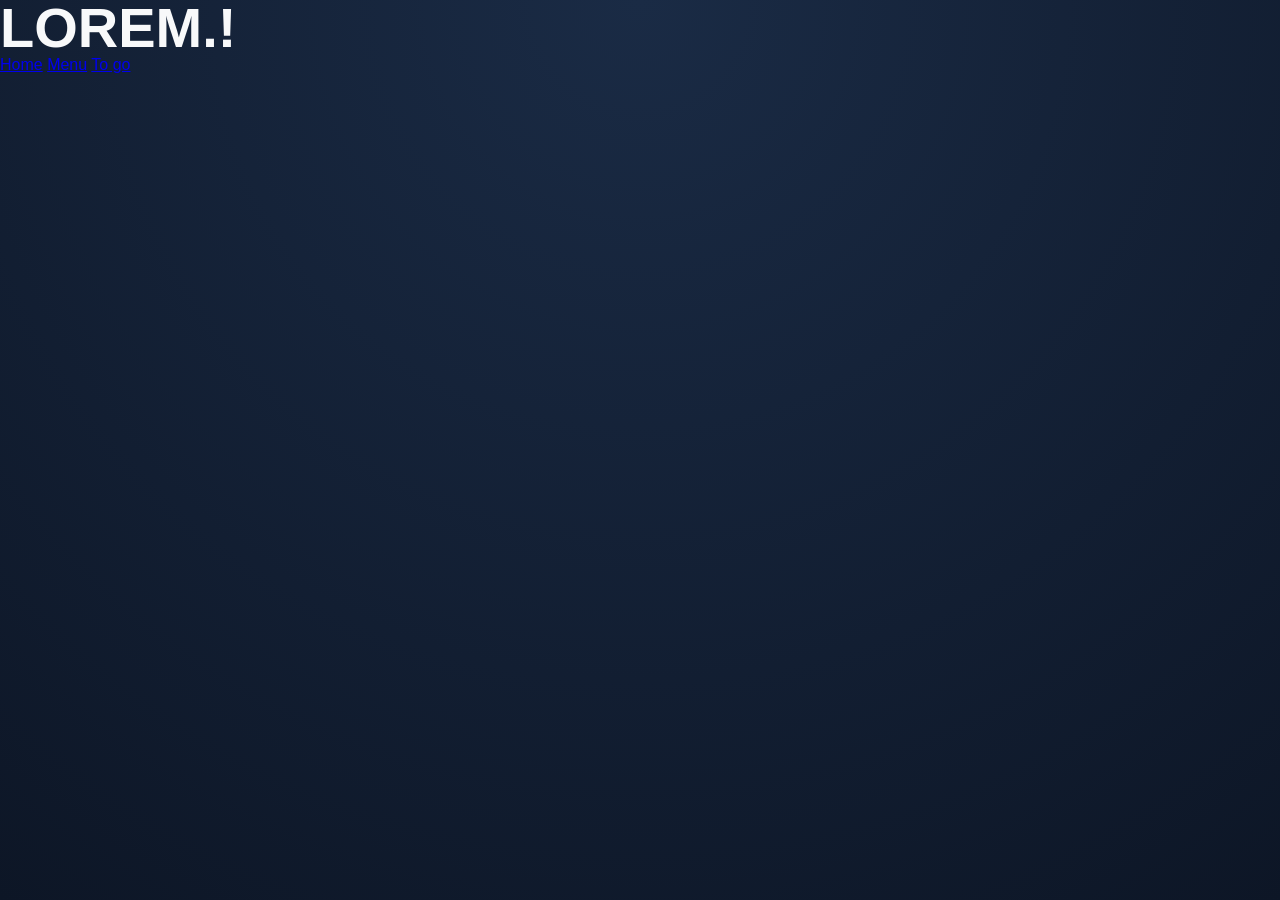
<file: togo.html>
<!DOCTYPE html>
<html lang="en">
<head>
    <meta charset="UTF-8">
    <meta name="viewport" content="width=device-width, initial-scale=1.0">
    <link rel="stylesheet" href="mystyle.css">
    <title>To Go</title>
</head>
<body>
    <header>
        <div>
            <h1>Lorem.!</h1>
        </div>
        <nav>
            <a href="index.html">Home</a>
            <a href="menu.html">Menu</a>
            <a href="togo.html">To go</a>
        </nav>
    </header>
    <main>

    </main>
</body>
</html>
</file>
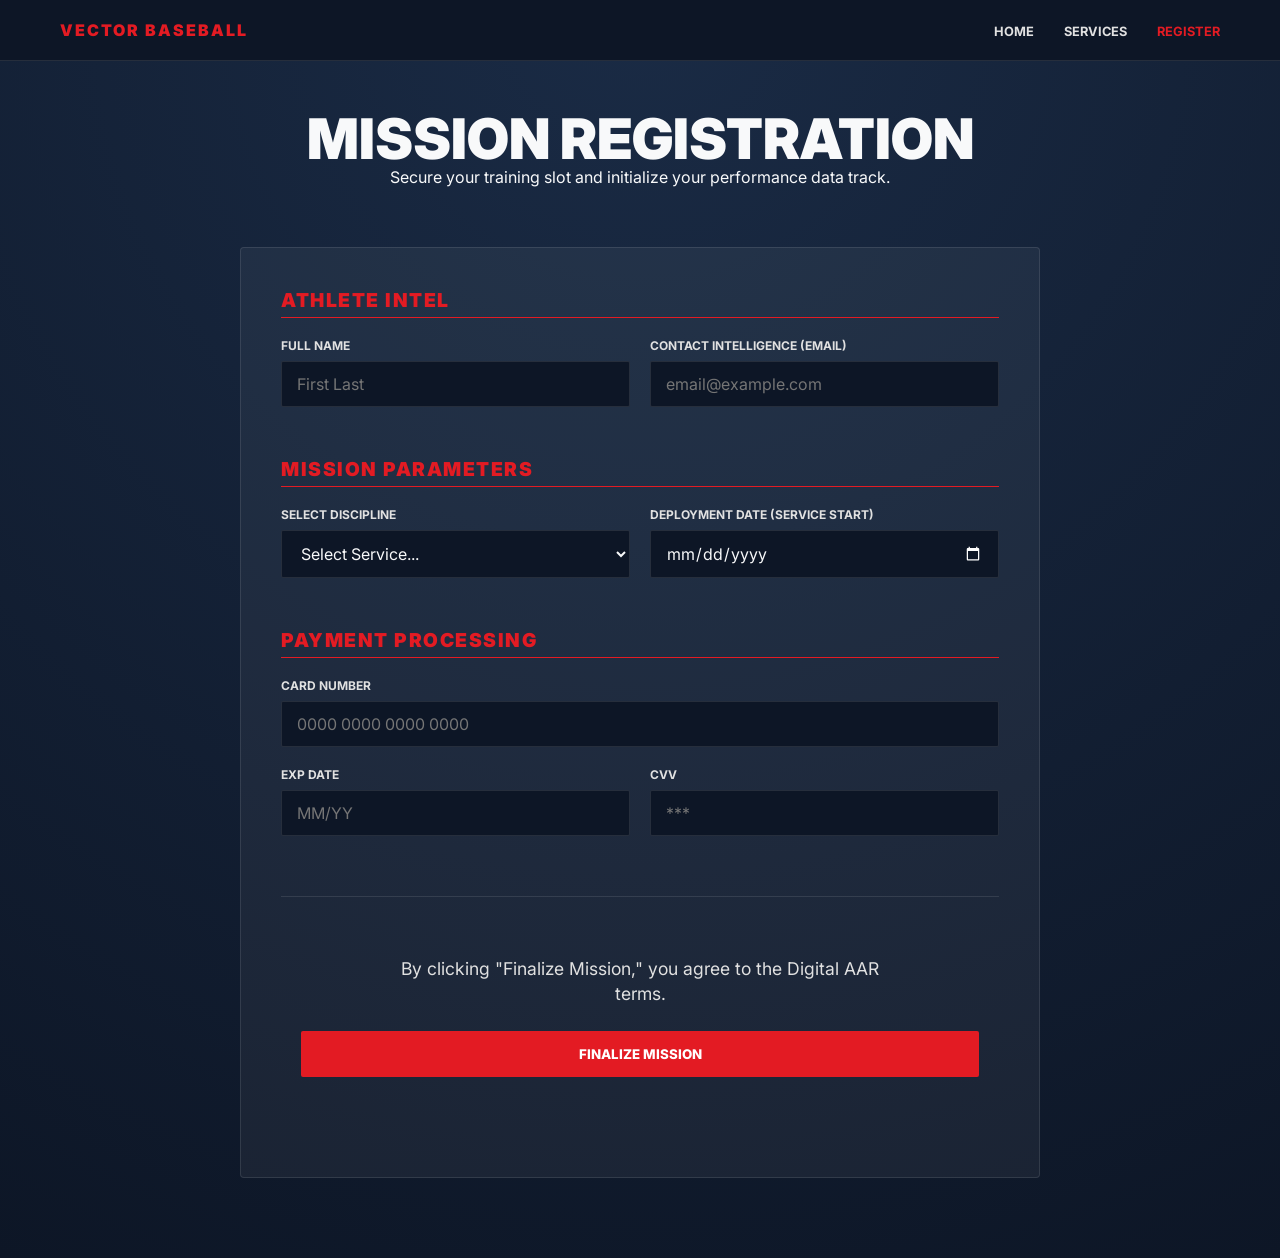
<file: Archive/togo.html>
<!DOCTYPE html>
<html lang="en">
<head>
    <meta charset="UTF-8">
    <meta name="viewport" content="width=device-width, initial-scale=1.0">
    <title>Services & Pricing | Vector Baseball</title>
    <link rel="stylesheet" href="mystyle.css">
    <link href="https://fonts.googleapis.com/css2?family=Inter:wght@400;700;900&display=swap" rel="stylesheet">
</head>
<body>

    <nav class="navbar">
        <div class="container nav-container">
            <a href="index.html" class="nav-brand">VECTOR BASEBALL</a>
            <ul class="nav-links">
                <li><a href="index.html">Home</a></li>
                <li><a href="menu.html">Services</a></li>
                <li><a href="togo.html" class="active">Register</a></li>
            </ul>
        </div>
    </nav>
    <main class="container">
        <header class="menu-header">
            <h1>Mission Registration</h1>
            <p>Secure your training slot and initialize your performance data track.</p>
        </header>

        <section class="form-section">
            <form class="registration-form">
                
                <fieldset class="form-group">
                    <legend>Athlete Intel</legend>
                    <div class="input-row">
                        <div class="field">
                            <label for="name">Full Name</label>
                            <input type="text" id="name" name="athlete_name" placeholder="First Last" required>
                        </div>
                        <div class="field">
                            <label for="email">Contact Intelligence (Email)</label>
                            <input type="email" id="email" name="athlete_email" placeholder="email@example.com" required>
                        </div>
                    </div>
                </fieldset>

                <fieldset class="form-group">
                    <legend>Mission Parameters</legend>
                    <div class="input-row">
                        <div class="field">
                            <label for="service">Select Discipline</label>
                            <select id="service" name="service_type" required>
                                <option value="" disabled selected>Select Service...</option>
                                <option value="pitching">🎯 Pitching: Bio-Mechanical Recon</option>
                                <option value="pitching">🎯 Pitching: Arsenal Calibration</option>
                                <option value="batting">⚡ Batting: Vector Blast Profile</option>
                                <option value="analytics">📊 Analytics: The "Intel" Brief</option>
                                <option value="strength">🛡️ Strength: Tactical Athlete S&C</option>
                            </select>
                        </div>
                        <div class="field">
                            <label for="start-date">Deployment Date (Service Start)</label>
                            <input type="date" id="start-date" name="service_start" required>
                        </div>
                    </div>
                </fieldset>

                <fieldset class="form-group">
                    <legend>Payment Processing</legend>
                    <div class="field full-width">
                        <label for="card-num">Card Number</label>
                        <input type="text" id="card-num" name="card_number" placeholder="0000 0000 0000 0000" required>
                    </div>
                    <div class="input-row">
                        <div class="field">
                            <label for="expiry">Exp Date</label>
                            <input type="text" id="expiry" name="card_expiry" placeholder="MM/YY" required>
                        </div>
                        <div class="field">
                            <label for="cvv">CVV</label>
                            <input type="password" id="cvv" name="card_cvv" placeholder="***" required>
                        </div>
                    </div>
                </fieldset>

                <div class="cta-box">
                    <p>By clicking "Finalize Mission," you agree to the Digital AAR terms.</p>
                    <button type="submit" class="btn-primary">Finalize Mission</button>
                </div>
            </form>
        </section>
    </main>
</body>
</html>
</file>
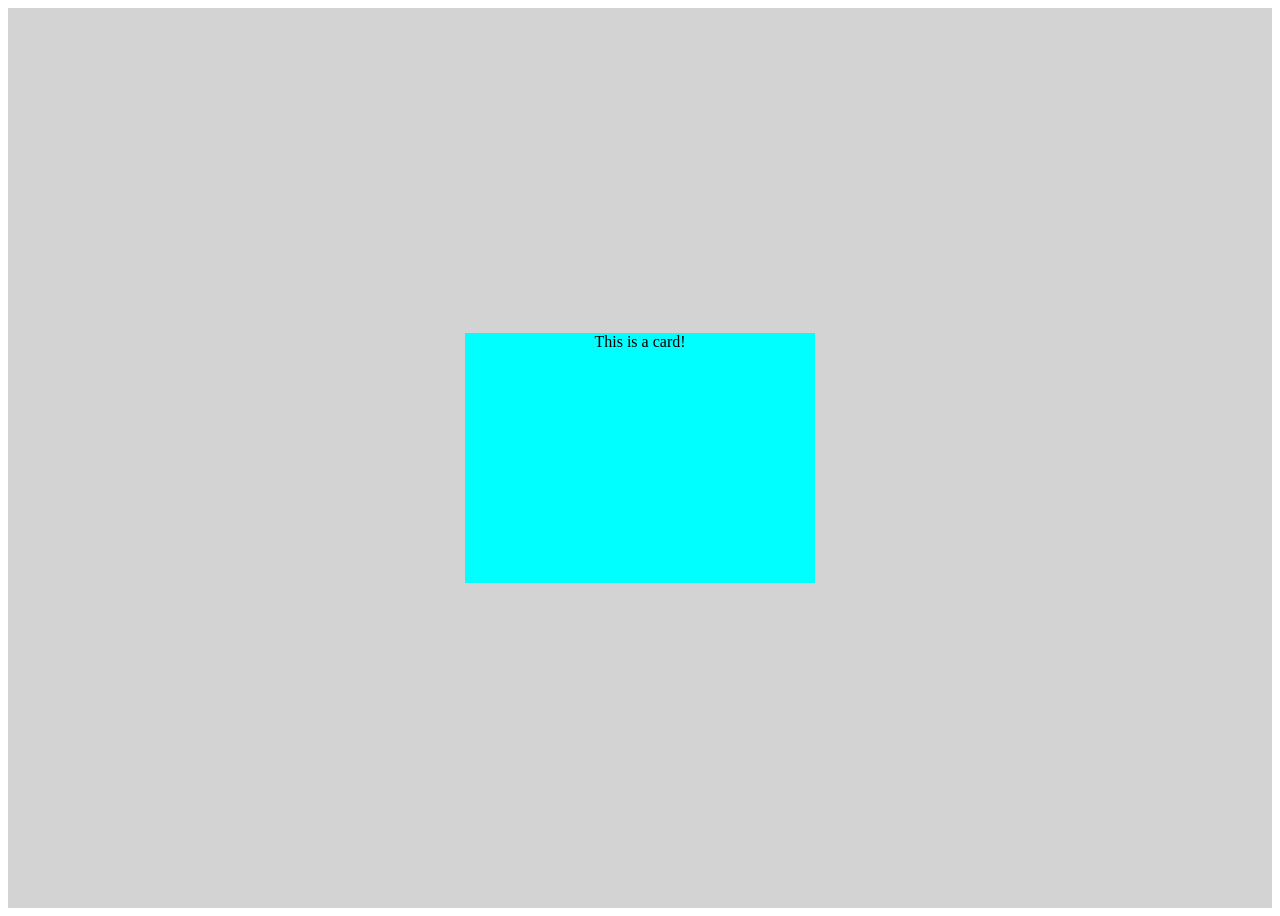
<file: Practice/flexbox.html>
<!DOCTYPE html>
<html lang="en">
<head>
    <meta charset="UTF-8">
    <meta name="viewport" content="width=device-width, initial-scale=1.0">
    <title>Flexbox</title>
    <style>
        body {
            height: 100vh;
        }
        .container {
            display: flex;
            background-color: lightgray;
            justify-content: center;
            align-items: center;
            height: 100vh;
        }
        .card{
           height: 250px;
            width: 350px;
            justify-content: center;
            align-items: center;
            background-color: aqua;
            text-align: center;
        }
    </style>
</head>
<body>
    <section class="container">
        <div class="card">
        This is a card!
        </div>
    </section>
</body>
</html>
</file>
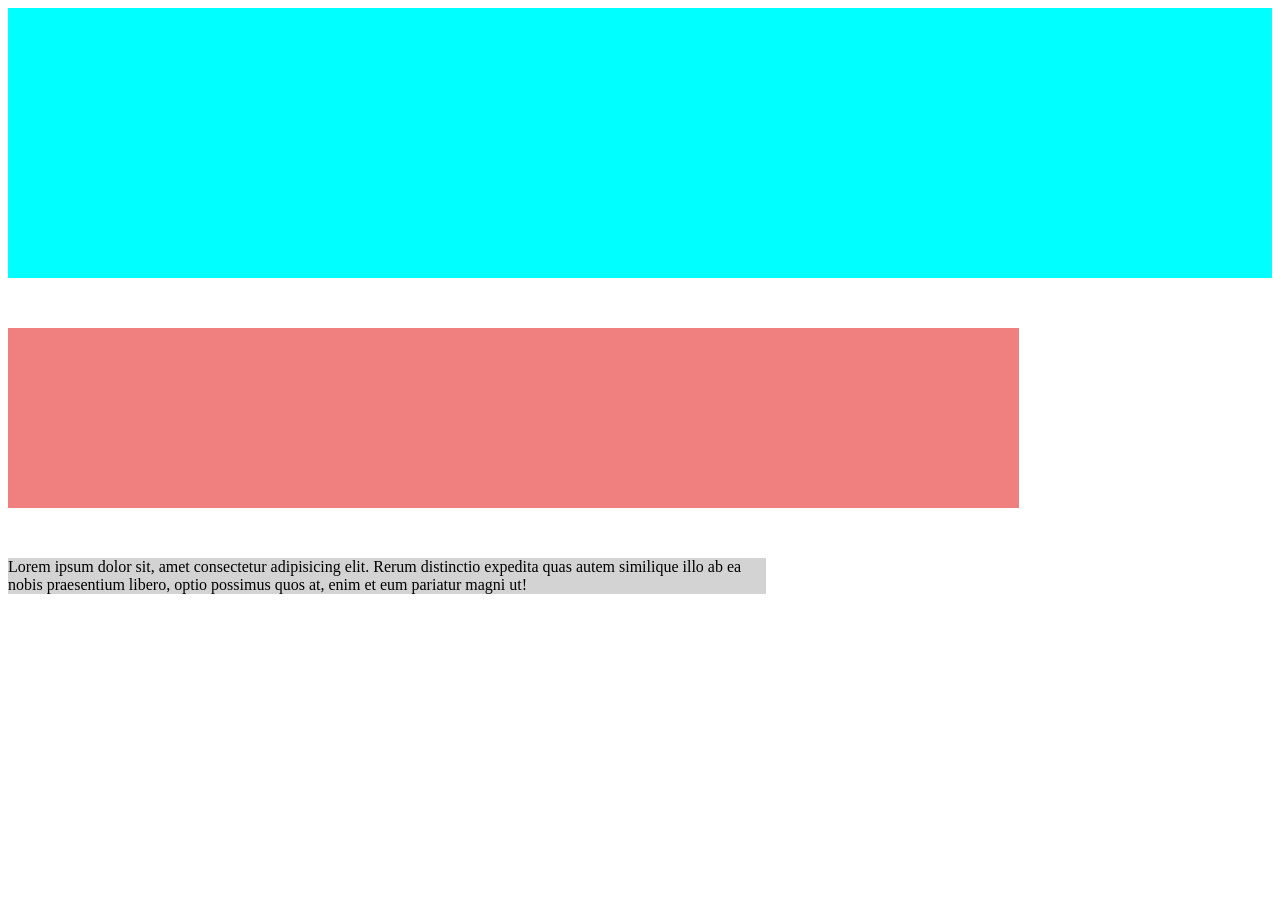
<file: Practice/mediaQuery.html>
<!DOCTYPE html>
<html lang="en">
<head>
    <meta charset="UTF-8">
    <meta name="viewport" content="width=device-width, initial-scale=1.0">
    <link rel="stylesheet" href="mediaQuery.css">
    <title>Media Query Practice</title>
</head>
<body>
    <header>

    </header>
    <div>

    </div>
    <p>Lorem ipsum dolor sit, amet consectetur adipisicing elit. Rerum distinctio expedita quas autem similique illo ab ea nobis praesentium libero, optio possimus quos at, enim et eum pariatur magni ut!</p>
    
</body>
</html>
</file>
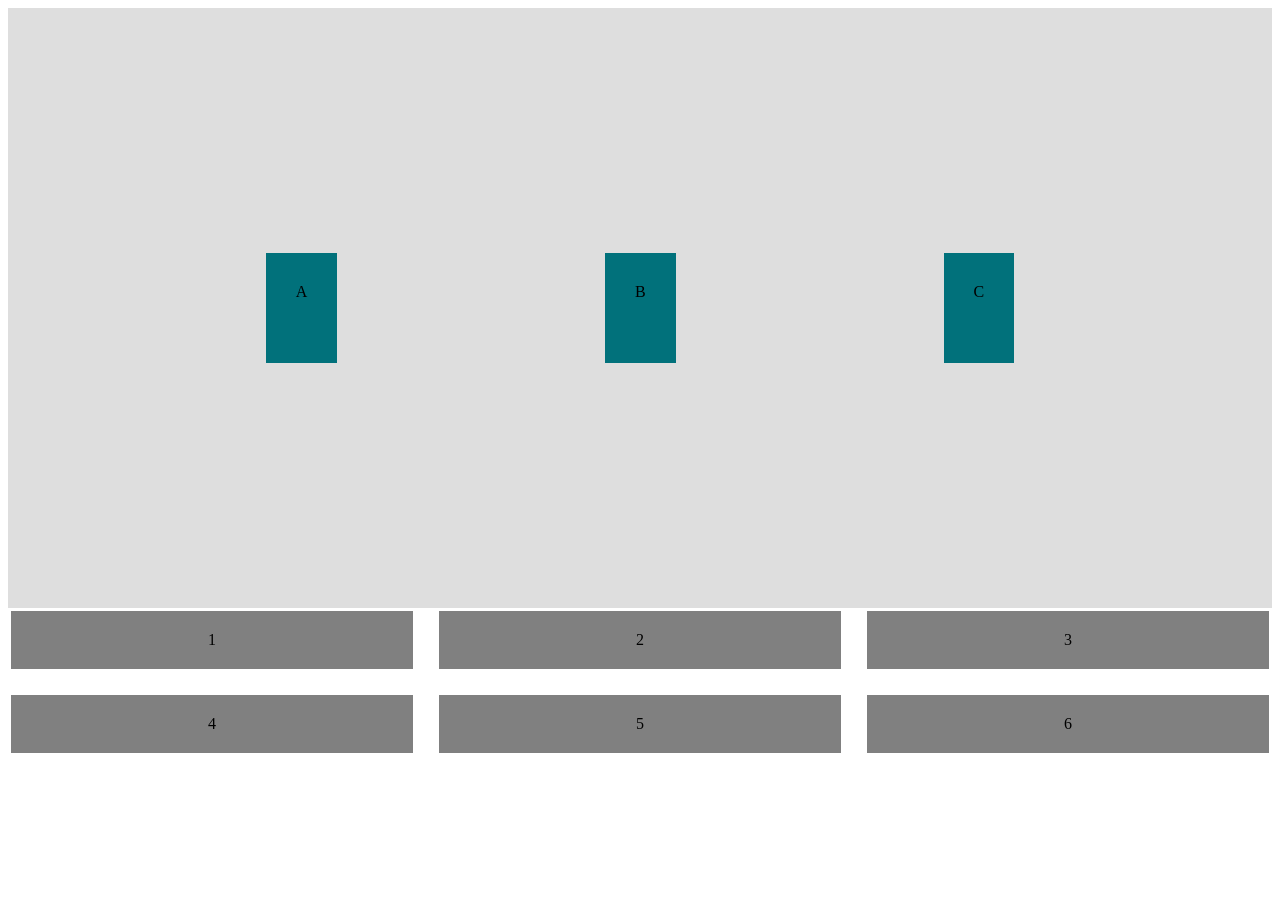
<file: Practice/practice-layout.html>
<!DOCTYPE html>
<html lang="en">
<head>
    <meta charset="UTF-8">
    <meta name="viewport" content="width=device-width, initial-scale=1.0">
    <link rel="stylesheet" href="style.css">
    <title>Practice: Flexbox</title>
    <!-- <style>
        .flex-sample {
            display: flex;
            background-color: #dedede;
        }
        .children {
            padding: 30px;
            margin: 10px;
            text-align: center;
            background-color: rgb(1, 113, 123);
        }
        .grid-sample {
            display: grid;
            grid-template-columns: repeat(3, 1fr);
            gap: 20px
        }
        .item {
            background-color: grey;
            padding: 20px;
            margin: 3px;
            text-align: center;
        }
    </style> -->
</head>
<body>
    <!-- flex practice-->
     <section class="flex-sample"> <!-- parent element-->
        <div class="children">A</div> <!-- child element-->
        <div class="children">B</div> <!-- child element-->
        <div class="children">C</div> <!-- child element-->
     </section>

    <!-- grid practice -->
     <section class="grid-sample">
        <div class="item">1</div>
        <div class="item">2</div>
        <div class="item">3</div>
        <div class="item">4</div>
        <div class="item">5</div>
        <div class="item">6</div>
     </section>

</body>
</html>
</file>
<file: mystyle.css>
:root {
    --navy-dark: #0d1626;
    --navy-mid: #1a2b45;
    --vector-red: #e31b23;
    --silver: #e1e1e1;
    --text-white: #f8f9fa;
    --glass: rgba(255, 255, 255, 0.05);
    --border: rgba(255, 255, 255, 0.1);
}

* { margin: 0; padding: 0; box-sizing: border-box; font-family: 'Inter', sans-serif; }

body { 
    background: radial-gradient(circle at top, var(--navy-mid) 0%, var(--navy-dark) 100%);
    color: var(--text-white);
    min-height: 100vh;
}

.container { max-width: 1200px; margin: 0 auto; padding: 0 20px; }

/* Navigation */
.navbar { 
    background: rgba(13, 22, 38, 0.95); padding: 20px 0; position: sticky; top: 0; 
    z-index: 100; border-bottom: 1px solid var(--border); backdrop-filter: blur(10px);
}
.nav-container { display: flex; justify-content: space-between; align-items: center; }
.nav-brand { font-weight: 900; letter-spacing: 2px; color: var(--vector-red); text-decoration: none; }
.nav-links { display: flex; list-style: none; gap: 30px; }
.nav-links a { text-decoration: none; color: var(--silver); font-size: 0.8rem; text-transform: uppercase; font-weight: 700; }
.nav-links a.active { color: var(--vector-red); }

/* Hero */
.hero, .menu-header { padding: 100px 0 60px; text-align: center; }
.hero-logo { max-width: 350px; margin-bottom: 30px; filter: drop-shadow(0 10px 20px rgba(0,0,0,0.5)); }
h1 { font-size: 3.5rem; line-height: 1; text-transform: uppercase; font-weight: 900; }
.highlight { color: var(--vector-red); }
.hero-btns { display: flex; justify-content: center; gap: 20px; margin-top: 40px; }

/* Mission (60/40 Split) */
.mission-section { padding: 100px 0; background: rgba(0,0,0,0.2); }
.mission-grid { display: grid; grid-template-columns: 1.4fr 1fr; gap: 80px; align-items: center; }
.mission-text h2 { color: var(--vector-red); font-size: 2.5rem; margin-bottom: 20px; text-transform: uppercase; }
.stat-card { background: var(--navy-dark); padding: 40px; border-left: 5px solid var(--vector-red); margin-bottom: 20px; }
.stat-card h3 { font-size: 3rem; color: var(--vector-red); }

/* Pillars (4-Column Row) */
.pillars-section { padding: 100px 0; }
.section-title { text-align: center; margin-bottom: 50px; text-transform: uppercase; font-size: 2rem; }
.services-grid { display: grid; grid-template-columns: repeat(4, 1fr); gap: 20px; }
.service-card { background: var(--glass); padding: 40px 20px; border-radius: 4px; border: 1px solid var(--border); text-align: center; transition: 0.3s; }
.service-card:hover { transform: translateY(-10px); border-color: var(--vector-red); }
.service-card .icon { font-size: 2.5rem; margin-bottom: 15px; display: block; }

/* Data Table */
.data-table { 
    width: 100%; 
    border-collapse: separate; 
    border-spacing: 0 10px; 
    margin: 40px 0; 
}
.data-table thead th { 
    padding: 15px 25px; 
    color: var(--vector-red); 
    text-transform: uppercase; 
    font-size: 0.7rem; 
    text-align: left; 
}
.data-table tbody tr { 
    background: var(--glass); 
    transition: 0.3s; 
}
.data-table tbody tr:hover { 
    transform: translateX(10px); 
    background: rgba(255,255,255,0.08); 
}
.data-table td 
{ padding: 20px 25px; 
    border-top: 1px solid var(--border); 
    border-bottom: 1px solid var(--border); 
}
.data-table td:first-child { 
    border-radius: 5px 0 0 5px; 
    border-left: 1px solid var(--border); 
}
.data-table td:last-child { 
    border-radius: 0 5px 5px 0; 
    border-right: 1px solid var(--border); 
}

thead th {
    /* Typography */
    font-size: 1.1rem;          /* Makes text larger */
    font-weight: 800;           
    text-transform: uppercase;  /* Consistent with branding */
    letter-spacing: 1.5px;      
    
    /* Alignment & Spacing */
    text-align: left;           /* Aligns with the content below */
    padding: 15px 20px;         /* Adds breathing room */
    
    
    border-bottom: 2px solid var(--vector-red); /* Adds a red accent line */
}

/* Specific alignment for the Rate column */
thead th:last-child {
    text-align: right;
}

/* Adjusted CTA Box to prevent overlapping */
.cta-box { 
    text-align: center; 
    padding: 60px 20px; /* Increased vertical padding */
    border-top: 1px solid var(--border);
    margin-top: 40px;
    
    /* Flexbox ensures elements stay separated */
    display: flex;
    flex-direction: column;
    align-items: center;
    gap: 25px; /* This creates a forced 25px gap between the text and the button */
}

.cta-box p {
    font-size: 1.1rem;
    color: var(--silver);
    max-width: 500px; /* Prevents text from stretching too wide */
    line-height: 1.4;
}
.price { font-weight: 900; color: var(--vector-red); font-size: 1.3rem; text-align: right; }

/* Buttons & Footer */
.btn-primary { background: var(--vector-red); color: white; padding: 15px 30px; text-decoration: none; font-weight: 800; text-transform: uppercase; border-radius: 2px; }
.btn-secondary { border: 2px solid var(--silver); color: var(--silver); padding: 13px 28px; text-decoration: none; font-weight: 800; text-transform: uppercase; border-radius: 2px; }
.cta-box { text-align: center; padding: 40px; border-top: 1px solid var(--border); }
footer { text-align: center; padding: 40px; border-top: 1px solid var(--border); opacity: 0.5; font-size: 0.8rem; }
</file>
<file: Archive/mystyle.css>
:root {
    --navy-dark: #0d1626;
    --navy-mid: #1a2b45;
    --vector-red: #e31b23;
    --silver: #e1e1e1;
    --text-white: #f8f9fa;
    --glass: rgba(255, 255, 255, 0.05);
    --border: rgba(255, 255, 255, 0.1);
}

/* 1. Global Reset & Foundations */
* { 
    margin: 0; 
    padding: 0; 
    box-sizing: border-box; 
    font-family: 'Inter', sans-serif; 
}
html {
    scroll-behavior: smooth;
}
.back-to-top {
    position: fixed;
    bottom: 30px;
    right: 30px;
    width: 50px;
    height: 50px;
    background-color: var(--vector-red);
    color: white;
    text-decoration: none;
    display: flex;
    align-items: center;
    justify-content: center;
    border-radius: 4px; /* Matches your tactical theme */
    font-size: 1.5rem;
    font-weight: 900;
    z-index: 1000; /* Ensures it stays on top of all images/tables */
    transition: var(--transition); /* Uses your existing transition timing */
    border: 1px solid rgba(255, 255, 255, 0.2);
    box-shadow: 0 5px 15px rgba(0, 0, 0, 0.5);
}

.back-to-top:hover {
    background-color: #b3141a; /* Darker red on hover */
    transform: translateY(-5px); /* Subtle "lift" effect */
    box-shadow: 0 8px 20px rgba(227, 27, 35, 0.4);
}

body { 
    background: radial-gradient(circle at top, var(--navy-mid) 0%, var(--navy-dark) 100%);
    color: var(--text-white);
    min-height: 100vh;
}

.container { 
    max-width: 1200px; 
    margin: 0 auto; 
    padding: 0 20px; 
}

/* 2. Navigation */
.navbar { 
    background: var(--navy-dark); 
    padding: 20px 0; 
    position: sticky; 
    top: 0; 
    z-index: 100; 
    border-bottom: 1px solid var(--border); 
    backdrop-filter: blur(10px);
}

.nav-container { 
    display: flex; 
    justify-content: space-between; 
    align-items: center; 
}

.nav-brand { 
    font-weight: 900; 
    letter-spacing: 2px; 
    color: var(--vector-red); 
    text-decoration: none; 
}

.nav-links { 
    display: flex; 
    list-style: none; 
    gap: 30px; 
}

.nav-links a { 
    text-decoration: none; 
    color: var(--silver); 
    font-size: 0.8rem; 
    text-transform: uppercase; 
    font-weight: 700; 
}

.nav-links a.active { 
    color: var(--vector-red); 
}

/* 3. Hero & Headers */
.hero, .menu-header { 
    padding: 50px 0 60px; 
    text-align: center; 
}

.hero-logo { 
    max-width: 350px; 
    margin-bottom: 30px; 
    filter: drop-shadow(0 10px 20px rgba(0,0,0,0.5)); 
}

h1 { 
    font-size: 3.5rem; 
    line-height: 1; 
    text-transform: uppercase; 
    font-weight: 900; 
}

.highlight { 
    color: var(--vector-red); 
}

.hero-btns { 
    display: flex; 
    justify-content: center; 
    gap: 20px; 
    margin-top: 40px; 
}

/* 4. Layout Sections (index.html) */
.mission-section { 
    padding: 40px 0; 
    background: rgba(0,0,0,0.2); 
}

.mission-grid { 
    display: grid; 
    grid-template-columns: 1.4fr 1fr; 
    gap: 80px; 
    align-items: center; 
}

.mission-text h2 { 
    color: var(--vector-red); 
    font-size: 2.5rem; 
    margin-bottom: 20px; 
    text-transform: uppercase; 
}

.mission-text p {
    padding-bottom: 8px;
}
.stat-card { 
    background: var(--navy-dark); 
    padding: 40px; 
    border-left: 5px solid var(--vector-red); 
    margin-bottom: 20px; 
}

.stat-card h3 { 
    font-size: 3rem; 
    color: var(--vector-red); 
}

/* Pillars Section */
.pillars-section { 
    padding: 60px 0; 
}

.section-title { 
    text-align: center; 
    margin-bottom: 50px; 
    text-transform: uppercase; 
    font-size: 2rem; 
}

.services-grid { 
    display: grid; 
    grid-template-columns: repeat(4, 1fr); 
    gap: 20px; 
}

.service-card { 
    background: var(--glass); 
    padding: 40px 20px; 
    border-radius: 4px; 
    border: 1px solid var(--border); 
    text-align: center; 
    transition: 0.3s; 
}

.service-card:hover { 
    transform: translateY(-10px); 
    border-color: var(--vector-red); 
}

.service-card .icon { 
    font-size: 2.5rem; 
    margin-bottom: 15px; 
    display: block; 
}
/* Operational Breakdown Section */
.ops-breakdown {
    padding: 80px 0;
    border-top: 1px solid var(--border);
}

.op-block {
    display: flex;
    align-items: center;
    gap: 40px;
    background: var(--glass);
    border: 1px solid var(--border);
    margin-bottom: 30px;
    padding: 30px;
    border-radius: 4px;
    transition: 0.3s ease;
}

.op-block:hover {
    border-color: var(--vector-red);
    background: rgba(255, 255, 255, 0.08);
}

/* Image Placeholder on the Left */
.img-placeholder {
    min-width: 350px;
    max-width: 350px;
    height: 250px;
    background: var(--navy-dark);
    border: 1px solid var(--silver);
    display: flex;
    align-items: center;
    justify-content: center;
    overflow: hidden;
    color: var(--silver);
    font-size: 0.8rem;
    font-weight: 800;
    text-transform: uppercase;
    letter-spacing: 1px;
}
.img-placeholder img {
    width: 100%;
    height: 100%;
    object-fit: cover; 
    display: block;   
    transition: transform 0.5s ease; 
}
.op-block:hover .img-placeholder img {
    transform: scale(1.05);
}

.text-content {
    flex: 1;
    display: flex;
    flex-direction: column;
    gap: 15px;
    align-items: flex-start; /* Keeps the button aligned to the left */
}

.text-content h3 {
    font-size: 1.5rem;
    color: var(--vector-red);
    text-transform: uppercase;
}

.text-content p {
    font-size: 1rem;
    line-height: 1.6;
    color: var(--silver);
    margin-bottom: 10px;
}


/* 5. Data Table (menu.html) */
.data-table { 
    width: 100%; 
    border-collapse: separate; 
    border-spacing: 0 10px; 
    margin: 40px 0; 
}

/* Consolidated Table Header Rule */
.data-table thead th { 
    padding: 15px 25px; 
    color: var(--vector-red); 
    text-transform: uppercase; 
    text-align: left; 
    font-size: 1.1rem;          
    font-weight: 800;           
    letter-spacing: 1.5px;      
    border-bottom: 2px solid var(--vector-red);
}

.data-table thead th:last-child {
    text-align: right;
}

.data-table tbody tr { 
    background: var(--glass); 
    transition: 0.3s; 
}

.data-table tbody tr:hover { 
    transform: translateX(10px); 
    background: rgba(255,255,255,0.08); 
}

.data-table td { 
    padding: 20px 25px; 
    border-top: 1px solid var(--border); 
    border-bottom: 1px solid var(--border); 
}

.data-table td:first-child { 
    border-radius: 5px 0 0 5px; 
    border-left: 1px solid var(--border); 
}

.data-table td:last-child { 
    border-radius: 0 5px 5px 0; 
    border-right: 1px solid var(--border); 
}

.price { 
    font-weight: 900; 
    color: var(--silver); 
    font-size: 1.3rem; 
    text-align: right; 
}

/* 6. UI Components & Call to Action */

/* Consolidated CTA Box Rule */
.cta-box { 
    text-align: center; 
    padding: 60px 20px; 
    border-top: 1px solid var(--border);
    margin-top: 40px;
    display: flex;
    flex-direction: column;
    align-items: center;
    gap: 25px; 
}

.cta-box p {
    font-size: 1.1rem;
    color: var(--silver);
    max-width: 500px; 
    line-height: 1.4;
}

.btn-primary { 
    background: var(--vector-red); 
    color: white; 
    padding: 15px 30px; 
    text-decoration: none; 
    font-weight: 800; 
    text-transform: uppercase; 
    border-radius: 2px; 
    display: inline-block;
}

.btn-secondary { 
    border: 2px solid var(--silver); 
    color: var(--silver); 
    padding: 13px 28px; 
    text-decoration: none; 
    font-weight: 800; 
    text-transform: uppercase; 
    border-radius: 2px; 
    display: inline-block;
}

/* 7. Footer */
footer { 
    text-align: center; 
    padding: 40px; 
    border-top: 1px solid var(--border); 
    opacity: 0.5; 
    font-size: 0.8rem; 
}
/* ==========================================================================
   8. REGISTRATION FORM STYLES
   ========================================================================== */

.form-section {
    max-width: 800px;
    margin: 0 auto 80px;
}

.registration-form {
    background: var(--glass);
    padding: 40px;
    border: 1px solid var(--border);
    border-radius: 4px;
}

/* Grouping sections within the form */
.form-group {
    border: none;
    margin-bottom: 30px;
}

/* Styling the section titles (legends) */
.form-group legend {
    color: var(--vector-red);
    text-transform: uppercase;
    font-weight: 900;
    font-size: 1.2rem;
    letter-spacing: 1.5px;
    margin-bottom: 20px;
    padding-bottom: 5px;
    border-bottom: 1px solid var(--vector-red);
    width: 100%;
}

/* Layout for input side-by-side */
.input-row {
    display: flex;
    gap: 20px;
}

.field {
    flex: 1;
    display: flex;
    flex-direction: column;
    margin-bottom: 20px;
}

.field label {
    font-size: 0.75rem;
    text-transform: uppercase;
    font-weight: 700;
    color: var(--silver);
    margin-bottom: 8px;
}

/* Tactical Input Styling */
input[type="text"],
input[type="email"],
input[type="date"],
input[type="password"],
select {
    background: var(--navy-dark);
    border: 1px solid var(--border);
    padding: 12px 15px;
    color: var(--text-white);
    border-radius: 2px;
    font-size: 1rem;
    transition: var(--transition);
}

/* Changes the color of the calendar icon in most browsers */
input[type="date"]::-webkit-calendar-picker-indicator {
    filter: invert(1); 
    cursor: pointer;
}

/* Active State: Highlight input when clicked */
input:focus, select:focus {
    outline: none;
    border-color: var(--vector-red);
    box-shadow: 0 0 10px rgba(227, 27, 35, 0.2);
}

/* Ensures buttons in the form respect your existing button styles */
.registration-form .btn-primary {
    border: none;
    cursor: pointer;
    width: 100%;
}
</file>
<file: Practice/mediaQuery.css>
/* desktop view*/
header {
    background-color: aqua;
    width: 100%;
    height: 30vh;
}

div {
    background-color: lightcoral;
    width: 80%;
    height: 20vh;
    margin: 50px 0;
}

p {
    width: 60%;
    background-color: lightgray;
}

/*tablet view*/
@media ((min-width:601px) and (max-width:768px)) {
    header {
        background-color: beige;
    }
    div {
        width: 90%;
    }
}

/*phone view*/
@media (max-width:600px){
    header {
        background-color: lightcyan;
    }
    div{
        width: 100%
    }
    p {
        display: none;
    }   
}
</file>
<file: Practice/style.css>
/* flexbox practice*/

.flex-sample {
    display: flex;
    background-color: #dedede;
    height: 600px;
    flex-direction: row;
    justify-content: space-evenly;
    align-items: center;
}
.children {
    height: 50px;
    padding: 30px;
    margin: 10px;
    text-align: center;
    background-color: rgb(1, 113, 123);
}
.grid-sample {
    display: grid;
    grid-template-columns: repeat(3, 1fr);
    gap: 20px
}
.item {
    background-color: grey;
    padding: 20px;
    margin: 3px;
    text-align: center;
}
</file>
